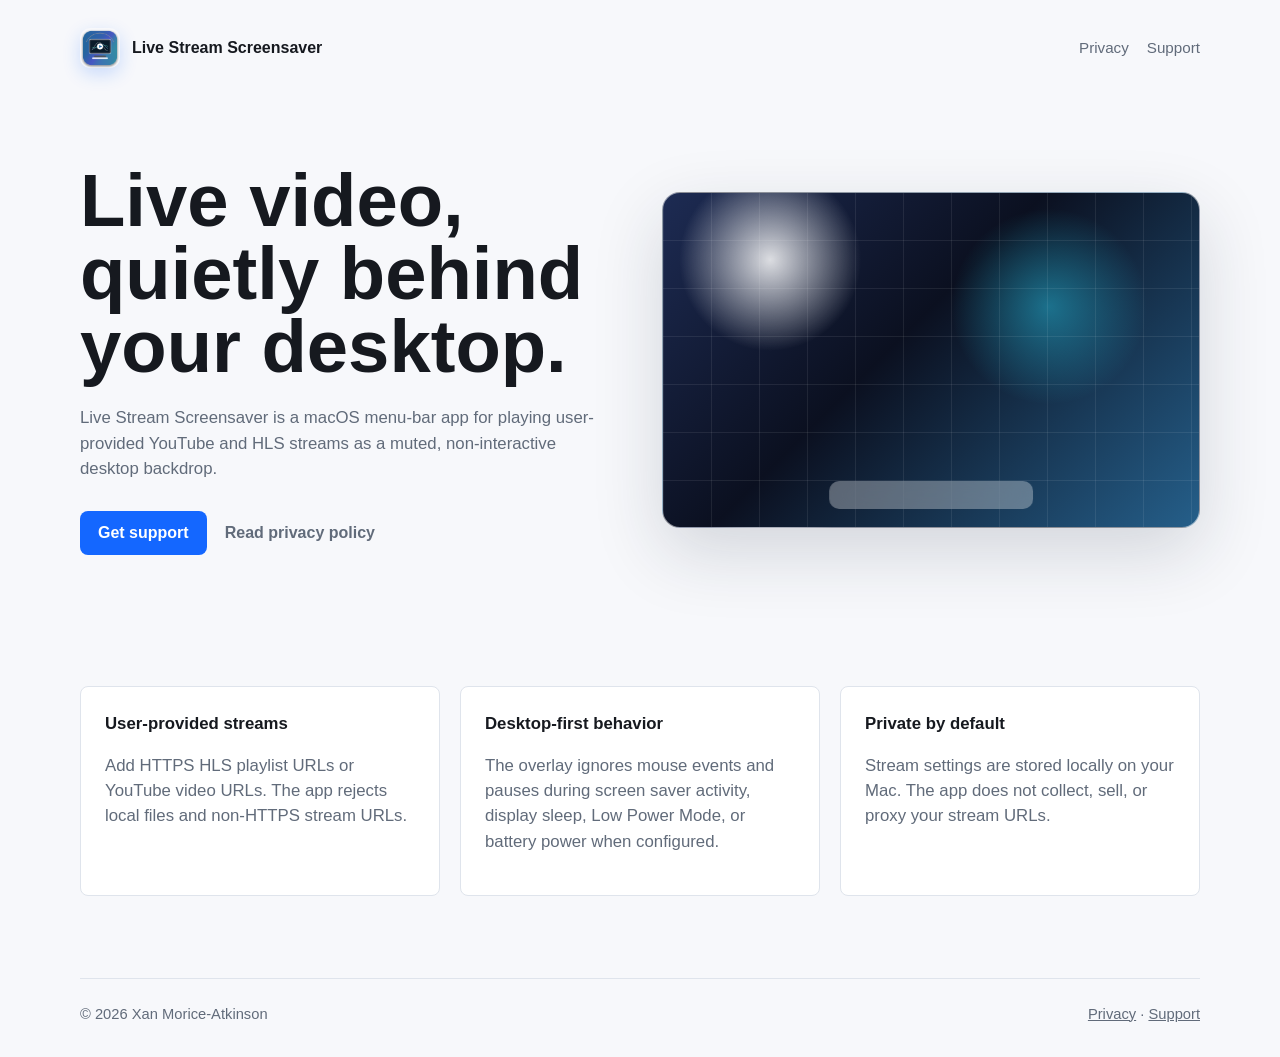
<file: index.html>
<!doctype html>
<html lang="en">
  <head>
    <meta charset="utf-8">
    <meta name="viewport" content="width=device-width, initial-scale=1">
    <meta name="description" content="Live Stream Screensaver for macOS turns user-provided YouTube and HLS streams into a quiet desktop backdrop.">
    <title>Live Stream Screensaver</title>
    <link rel="icon" href="assets/app-icon.png">
    <link rel="stylesheet" href="styles.css?v=20260529">
  </head>
  <body>
    <header class="site-header">
      <a class="brand" href="/">
        <img src="assets/app-icon.png" alt="" width="40" height="40">
        <span>Live Stream Screensaver</span>
      </a>
      <nav aria-label="Primary">
        <a href="privacy.html">Privacy</a>
        <a href="support.html">Support</a>
      </nav>
    </header>

    <main>
      <section class="hero">
        <div class="hero-copy">
          <h1>Live video, quietly behind your desktop.</h1>
          <p>Live Stream Screensaver is a macOS menu-bar app for playing user-provided YouTube and HLS streams as a muted, non-interactive desktop backdrop.</p>
          <div class="actions">
            <a class="button" href="support.html">Get support</a>
            <a class="text-link" href="privacy.html">Read privacy policy</a>
          </div>
        </div>
        <div class="preview" aria-label="Illustration of a live stream desktop backdrop">
          <div class="screen">
            <div class="video"></div>
            <div class="dock"></div>
          </div>
        </div>
      </section>

      <section class="details" aria-label="Product details">
        <article>
          <h2>User-provided streams</h2>
          <p>Add HTTPS HLS playlist URLs or YouTube video URLs. The app rejects local files and non-HTTPS stream URLs.</p>
        </article>
        <article>
          <h2>Desktop-first behavior</h2>
          <p>The overlay ignores mouse events and pauses during screen saver activity, display sleep, Low Power Mode, or battery power when configured.</p>
        </article>
        <article>
          <h2>Private by default</h2>
          <p>Stream settings are stored locally on your Mac. The app does not collect, sell, or proxy your stream URLs.</p>
        </article>
      </section>
    </main>

    <footer>
      <span>&copy; 2026 Xan Morice-Atkinson</span>
      <span><a href="privacy.html">Privacy</a> · <a href="support.html">Support</a></span>
    </footer>
  </body>
</html>
</file>
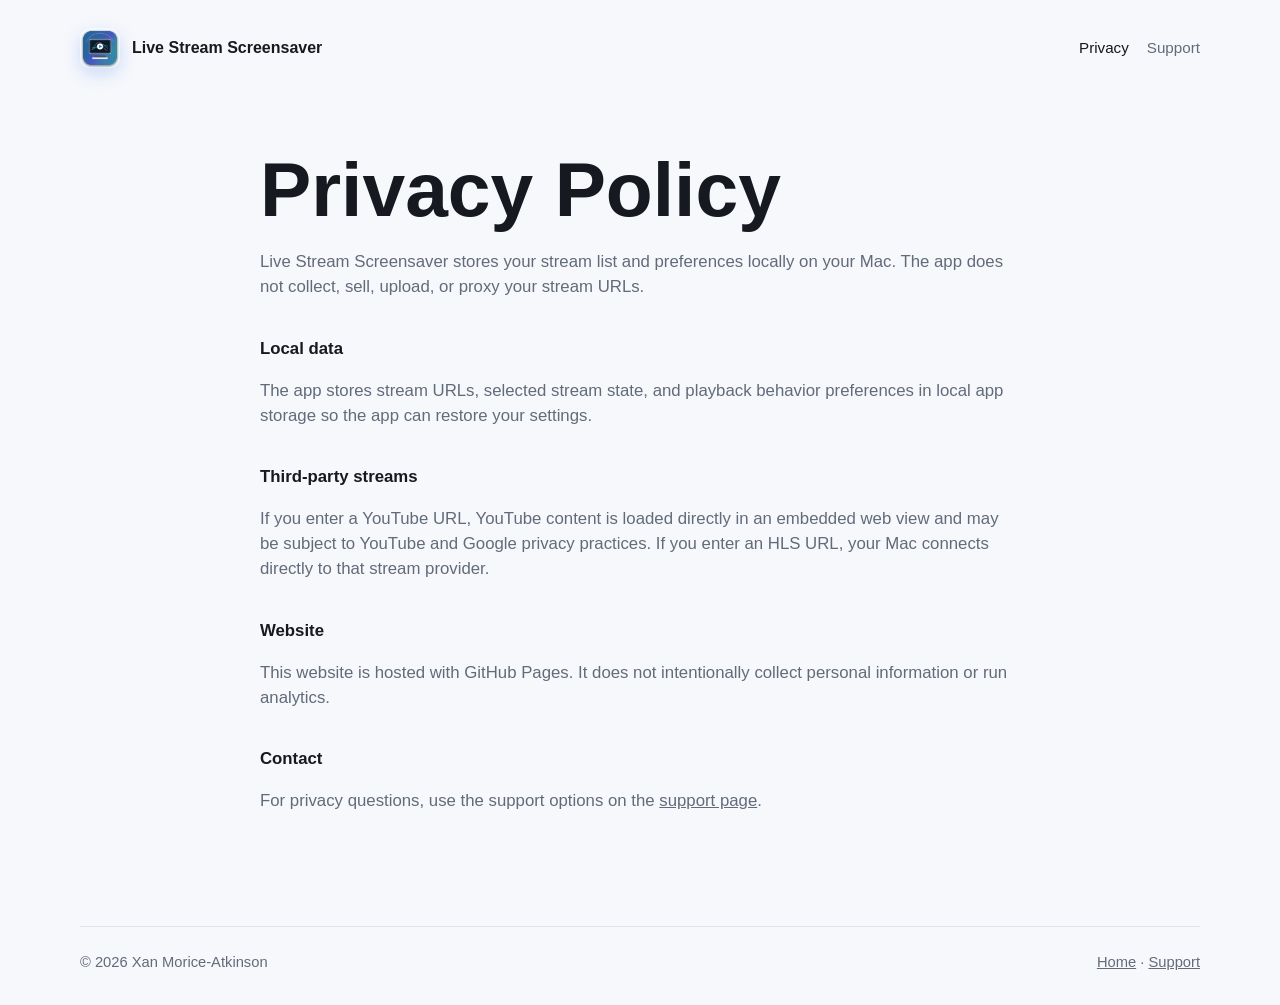
<file: privacy.html>
<!doctype html>
<html lang="en">
  <head>
    <meta charset="utf-8">
    <meta name="viewport" content="width=device-width, initial-scale=1">
    <meta name="description" content="Privacy policy for Live Stream Screensaver.">
    <title>Privacy - Live Stream Screensaver</title>
    <link rel="icon" href="assets/app-icon.png">
    <link rel="stylesheet" href="styles.css?v=20260529">
  </head>
  <body>
    <header class="site-header">
      <a class="brand" href="/">
        <img src="assets/app-icon.png" alt="" width="40" height="40">
        <span>Live Stream Screensaver</span>
      </a>
      <nav aria-label="Primary">
        <a href="privacy.html" aria-current="page">Privacy</a>
        <a href="support.html">Support</a>
      </nav>
    </header>

    <main class="page">
      <h1>Privacy Policy</h1>
      <p>Live Stream Screensaver stores your stream list and preferences locally on your Mac. The app does not collect, sell, upload, or proxy your stream URLs.</p>

      <h2>Local data</h2>
      <p>The app stores stream URLs, selected stream state, and playback behavior preferences in local app storage so the app can restore your settings.</p>

      <h2>Third-party streams</h2>
      <p>If you enter a YouTube URL, YouTube content is loaded directly in an embedded web view and may be subject to YouTube and Google privacy practices. If you enter an HLS URL, your Mac connects directly to that stream provider.</p>

      <h2>Website</h2>
      <p>This website is hosted with GitHub Pages. It does not intentionally collect personal information or run analytics.</p>

      <h2>Contact</h2>
      <p>For privacy questions, use the support options on the <a href="support.html">support page</a>.</p>
    </main>

    <footer>
      <span>&copy; 2026 Xan Morice-Atkinson</span>
      <span><a href="/">Home</a> · <a href="support.html">Support</a></span>
    </footer>
  </body>
</html>
</file>
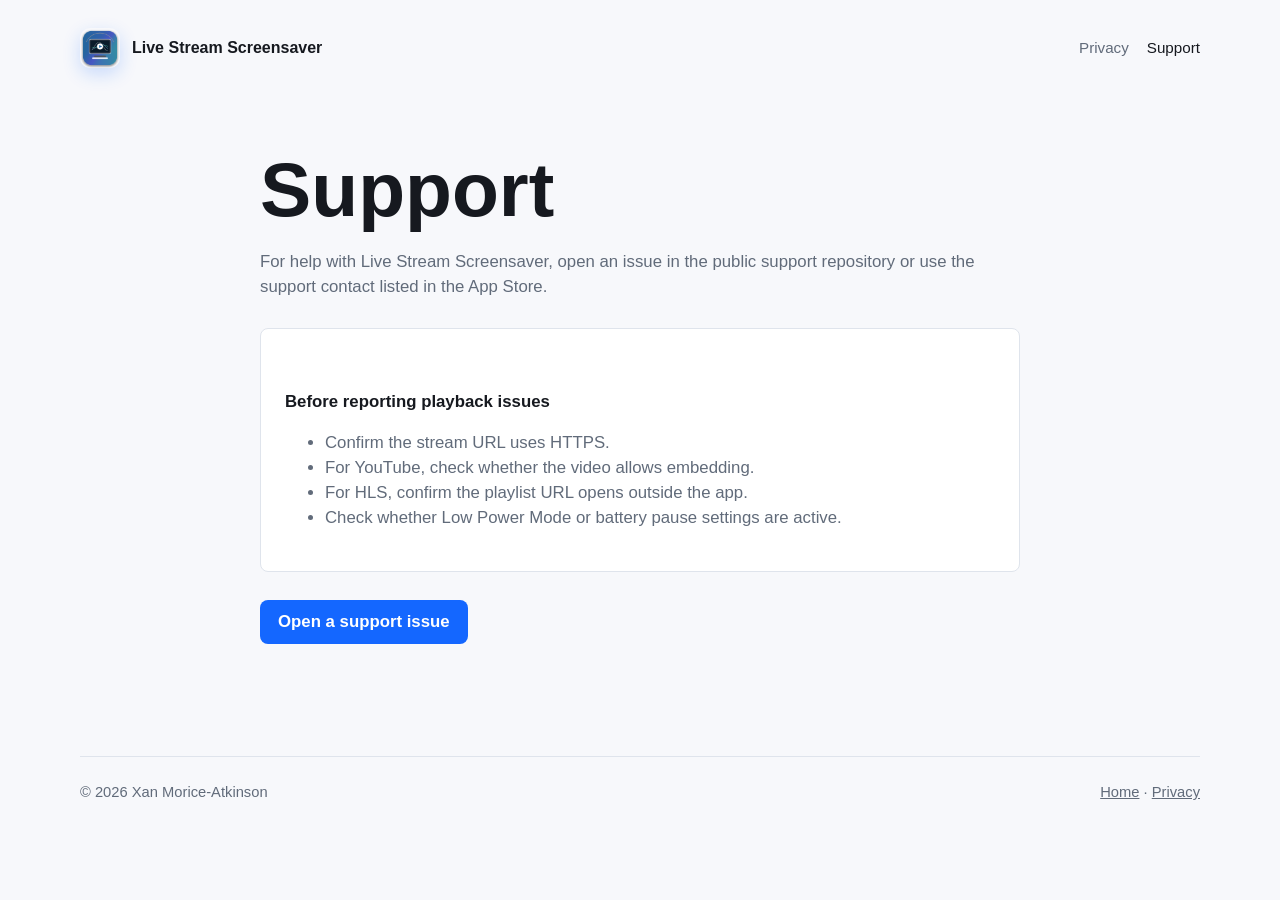
<file: support.html>
<!doctype html>
<html lang="en">
  <head>
    <meta charset="utf-8">
    <meta name="viewport" content="width=device-width, initial-scale=1">
    <meta name="description" content="Support for Live Stream Screensaver.">
    <title>Support - Live Stream Screensaver</title>
    <link rel="icon" href="assets/app-icon.png">
    <link rel="stylesheet" href="styles.css?v=20260529">
  </head>
  <body>
    <header class="site-header">
      <a class="brand" href="/">
        <img src="assets/app-icon.png" alt="" width="40" height="40">
        <span>Live Stream Screensaver</span>
      </a>
      <nav aria-label="Primary">
        <a href="privacy.html">Privacy</a>
        <a href="support.html" aria-current="page">Support</a>
      </nav>
    </header>

    <main class="page">
      <h1>Support</h1>
      <p>For help with Live Stream Screensaver, open an issue in the public support repository or use the support contact listed in the App Store.</p>

      <div class="support-card">
        <h2>Before reporting playback issues</h2>
        <ul>
          <li>Confirm the stream URL uses HTTPS.</li>
          <li>For YouTube, check whether the video allows embedding.</li>
          <li>For HLS, confirm the playlist URL opens outside the app.</li>
          <li>Check whether Low Power Mode or battery pause settings are active.</li>
        </ul>
      </div>

      <p><a class="button" href="https://github.com/xangma/livestreamscreensaver-site/issues">Open a support issue</a></p>
    </main>

    <footer>
      <span>&copy; 2026 Xan Morice-Atkinson</span>
      <span><a href="/">Home</a> · <a href="privacy.html">Privacy</a></span>
    </footer>
  </body>
</html>
</file>
<file: styles.css>
:root {
  color-scheme: light dark;
  --bg: #f7f8fb;
  --surface: #ffffff;
  --text: #16191f;
  --muted: #616b7a;
  --border: #dfe4ec;
  --accent: #1467ff;
  --accent-strong: #0d4ec4;
  --shadow: 0 24px 70px rgba(25, 35, 55, 0.16);
}

* {
  box-sizing: border-box;
}

body {
  margin: 0;
  background: var(--bg);
  color: var(--text);
  font-family: -apple-system, BlinkMacSystemFont, "Segoe UI", sans-serif;
  line-height: 1.5;
}

a {
  color: inherit;
}

.site-header,
main,
footer {
  width: min(1120px, calc(100% - 40px));
  margin: 0 auto;
}

.site-header {
  display: flex;
  align-items: center;
  justify-content: space-between;
  gap: 24px;
  padding: 28px 0;
}

.brand {
  display: inline-flex;
  align-items: center;
  gap: 12px;
  color: var(--text);
  font-weight: 700;
  text-decoration: none;
}

.brand img {
  border-radius: 10px;
  box-shadow: 0 6px 18px rgba(20, 103, 255, 0.2);
}

nav {
  display: flex;
  gap: 18px;
  color: var(--muted);
  font-size: 0.95rem;
}

nav a {
  text-decoration: none;
}

nav a:hover,
nav a[aria-current="page"] {
  color: var(--text);
}

.hero {
  display: grid;
  grid-template-columns: minmax(0, 1fr) minmax(300px, 1fr);
  gap: 44px;
  align-items: center;
  min-height: 62vh;
  padding: 34px 0 64px;
}

.hero h1 {
  margin: 0;
  max-width: 640px;
  font-size: clamp(2.9rem, 5.8vw, 5.4rem);
  line-height: 0.98;
  letter-spacing: 0;
}

.hero p,
.page > p,
.page li,
.details p {
  color: var(--muted);
  font-size: 1.05rem;
}

.hero p {
  max-width: 610px;
  margin: 22px 0 0;
}

.actions {
  display: flex;
  flex-wrap: wrap;
  align-items: center;
  gap: 18px;
  margin-top: 30px;
}

.button {
  display: inline-flex;
  align-items: center;
  justify-content: center;
  min-height: 44px;
  padding: 0 18px;
  border-radius: 8px;
  background: var(--accent);
  color: #fff;
  font-weight: 650;
  text-decoration: none;
}

.button:hover {
  background: var(--accent-strong);
}

.text-link {
  color: var(--muted);
  font-weight: 600;
  text-decoration: none;
}

.text-link:hover {
  color: var(--text);
}

.preview {
  min-height: clamp(300px, 34vw, 390px);
  display: grid;
  place-items: center;
}

.screen {
  width: min(100%, 620px);
  aspect-ratio: 16 / 10;
  position: relative;
  overflow: hidden;
  border: 1px solid rgba(255, 255, 255, 0.52);
  border-radius: 18px;
  background:
    radial-gradient(circle at 20% 20%, rgba(255, 255, 255, 0.85), transparent 18%),
    linear-gradient(135deg, #1d2b53, #0b1020 44%, #255f8a);
  box-shadow: var(--shadow);
}

.video {
  position: absolute;
  inset: 0;
  background:
    linear-gradient(90deg, rgba(255, 255, 255, 0.08) 1px, transparent 1px),
    linear-gradient(0deg, rgba(255, 255, 255, 0.08) 1px, transparent 1px),
    radial-gradient(circle at 72% 34%, rgba(42, 220, 255, 0.42), transparent 22%);
  background-size: 48px 48px, 48px 48px, auto;
}

.dock {
  position: absolute;
  left: 50%;
  bottom: 18px;
  width: 38%;
  height: 28px;
  transform: translateX(-50%);
  border-radius: 10px;
  background: rgba(255, 255, 255, 0.32);
  backdrop-filter: blur(16px);
}

.details {
  display: grid;
  grid-template-columns: repeat(3, 1fr);
  gap: 20px;
  padding: 32px 0 82px;
}

.details article,
.support-card {
  border: 1px solid var(--border);
  border-radius: 8px;
  background: var(--surface);
  padding: 24px;
}

h2 {
  margin: 0 0 10px;
  font-size: 1.05rem;
}

.page {
  max-width: 760px;
  padding: 56px 0 96px;
}

.page h1 {
  margin: 0 0 22px;
  font-size: clamp(2.4rem, 6vw, 4.8rem);
  line-height: 0.98;
  letter-spacing: 0;
}

.page h2 {
  margin-top: 36px;
}

.support-card {
  margin: 28px 0;
}

footer {
  display: flex;
  justify-content: space-between;
  gap: 16px;
  border-top: 1px solid var(--border);
  padding: 24px 0 32px;
  color: var(--muted);
  font-size: 0.92rem;
}

@media (max-width: 820px) {
  .site-header,
  footer {
    align-items: flex-start;
    flex-direction: column;
  }

  .hero {
    grid-template-columns: 1fr;
    gap: 28px;
    min-height: auto;
    padding-top: 24px;
  }

  .preview {
    min-height: 280px;
  }

  .details {
    grid-template-columns: 1fr;
  }
}

@media (prefers-color-scheme: dark) {
  :root {
    --bg: #080a0f;
    --surface: #11161f;
    --text: #f7f8fb;
    --muted: #a4adbb;
    --border: #252c38;
    --shadow: 0 24px 70px rgba(0, 0, 0, 0.44);
  }
}
</file>
